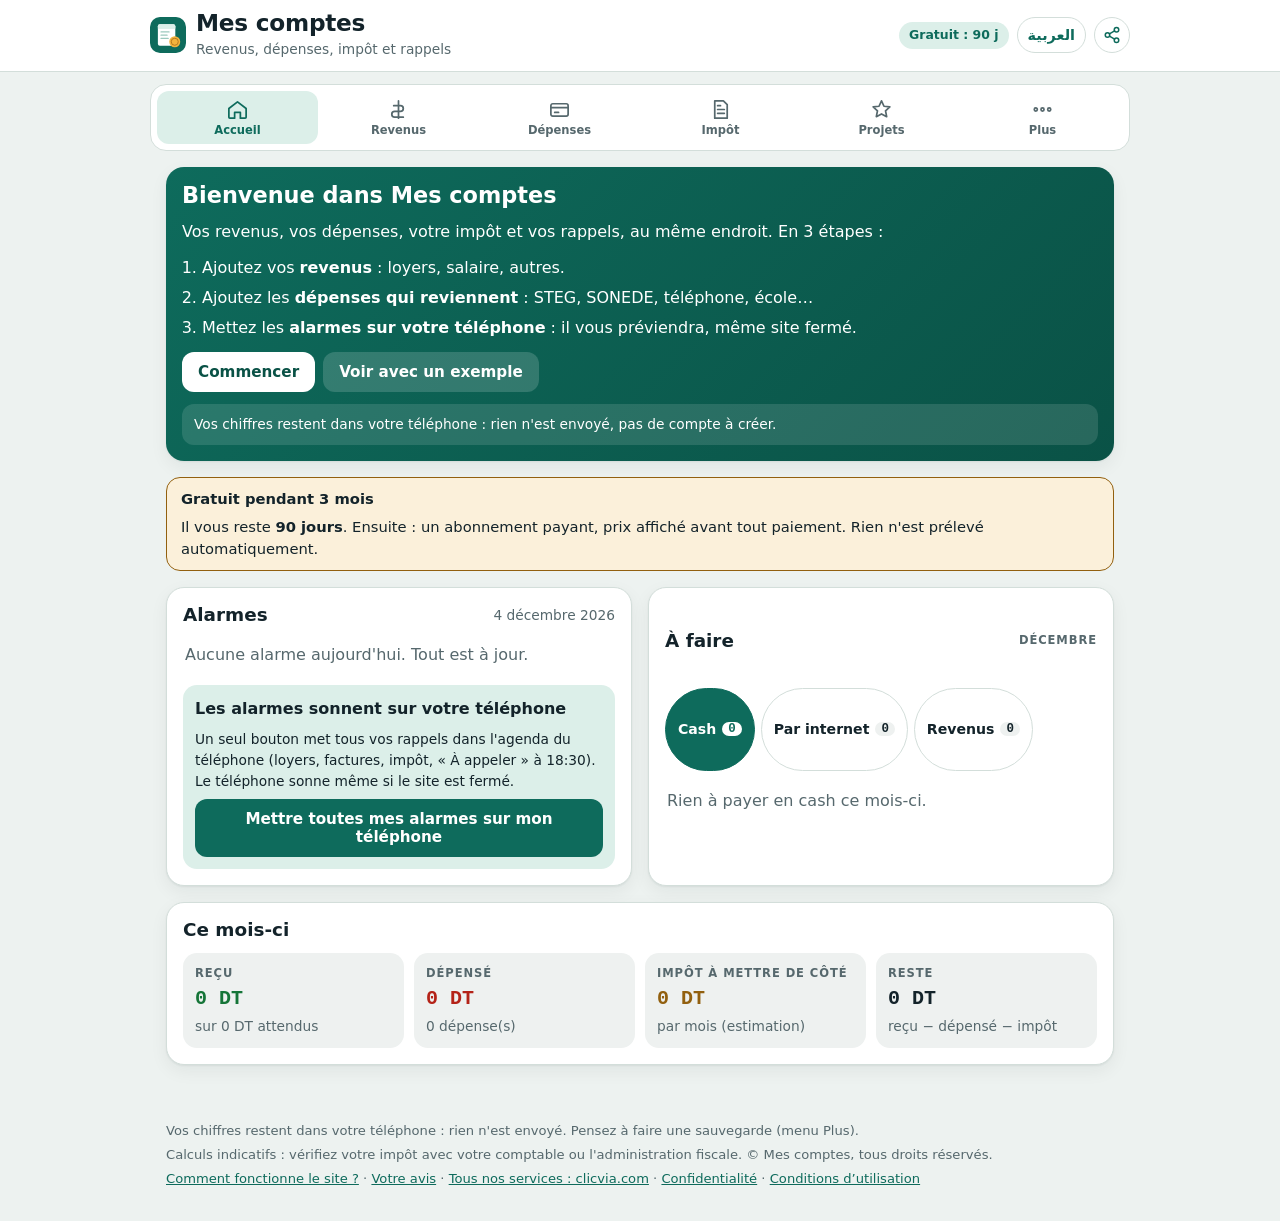
<file: index.html>
<!doctype html>
<html lang="fr" translate="no" data-langue-fixe="fr" data-autre-langue="ar/" data-racine="">
<head>
<meta charset="utf-8">
<meta name="google" content="notranslate">
<meta name="viewport" content="width=device-width, initial-scale=1, viewport-fit=cover">
<title>Mes comptes : revenus, dépenses, impôt et rappels (gratuit 3 mois)</title>
<meta name="description" content="Notez vos loyers, salaire et dépenses (STEG, SONEDE, école, essence…), recevez les rappels sur le téléphone, calculez votre impôt. Gratuit 3 mois.">
<meta name="robots" content="index, follow, noai, noimageai">
<meta name="referrer" content="strict-origin-when-cross-origin">
<meta http-equiv="Content-Security-Policy" content="default-src 'self'; script-src 'self' https://gc.zgo.at; style-src 'self' 'unsafe-inline' https://fonts.googleapis.com; font-src https://fonts.gstatic.com; img-src 'self' data: https://prix-eaux-tunisie.goatcounter.com; connect-src 'self' https://prix-eaux-tunisie.goatcounter.com https://formspree.io; form-action https://formspree.io; object-src 'none'; base-uri 'self'">
<meta name="theme-color" content="#0E6B5C">
<link rel="manifest" href="manifest.webmanifest">
<link rel="icon" href="assets/icons/icon.svg" type="image/svg+xml">
<link rel="apple-touch-icon" href="assets/icons/icon-180.png">
<meta name="apple-mobile-web-app-capable" content="yes">
<meta name="apple-mobile-web-app-title" content="Mes comptes">
<meta property="og:type" content="website">
<meta property="og:title" content="Mes comptes – revenus, dépenses, impôt et rappels">
<meta property="og:description" content="Loyers, salaire, factures STEG et SONEDE, impôt, projets : tout au même endroit, avec les rappels sur votre téléphone. Gratuit 3 mois.">
<meta property="og:url" content="https://comptes.clicvia.com/">
<meta property="og:image" content="https://comptes.clicvia.com/assets/og-image-v1.jpg">
<meta property="og:image:type" content="image/jpeg">
<meta property="og:image:width" content="1200">
<meta property="og:image:height" content="630">
<meta property="og:locale" content="fr_FR">
<meta property="og:locale:alternate" content="ar_AR">
<link rel="canonical" href="https://comptes.clicvia.com/">
<link rel="alternate" hreflang="fr" href="https://comptes.clicvia.com/">
<link rel="alternate" hreflang="ar" href="https://comptes.clicvia.com/ar/">
<link rel="alternate" hreflang="x-default" href="https://comptes.clicvia.com/">
<script type="application/ld+json">{"@context":"https://schema.org","@type":"WebApplication","name":"Mes comptes","url":"https://comptes.clicvia.com/","inLanguage":"fr","applicationCategory":"FinanceApplication","operatingSystem":"Android, iOS, Windows","description":"Revenus, dépenses, factures, impôt et rappels pour la Tunisie. Vos chiffres restent dans votre téléphone.","offers":{"@type":"Offer","price":"0","priceCurrency":"TND","description":"Gratuit 3 mois"},"isPartOf":{"@type":"WebSite","name":"Clicvia","url":"https://clicvia.com/"},"publisher":{"@type":"Organization","@id":"https://clicvia.com/#organisation","name":"Clicvia","url":"https://clicvia.com/","sameAs":["https://www.facebook.com/1327283777142447"]}}</script>
<link rel="preconnect" href="https://fonts.googleapis.com">
<link rel="stylesheet" href="https://fonts.googleapis.com/css2?family=Bricolage+Grotesque:opsz,wght@12..96,700;12..96,800&family=Source+Sans+3:wght@400;600;700&family=IBM+Plex+Mono:wght@500;600&display=swap">
<link rel="stylesheet" href="assets/style.css?v=20261121c">
<script src="assets/protection.js?v=20261121c"></script>
<script defer src="assets/app.js?v=20261121c"></script>
<script data-goatcounter="https://prix-eaux-tunisie.goatcounter.com/count" async src="https://gc.zgo.at/count.js"></script>
</head>
<body>
<header class="entete">
  <div class="entete-in">
    <a class="logo" href="./"><img src="assets/icons/icon.svg" alt="" width="36" height="36"><span><h1>Mes comptes</h1><span class="doux petit">Revenus, dépenses, impôt et rappels</span></span></a>
    <div class="entete-droite">
      <button type="button" class="puce-essai" id="puceEssai">Gratuit 3 mois</button>
      <a class="langue-btn" href="ar/" hreflang="ar" lang="ar" title="اقرأ هذه الصفحة بالعربية"><span class="lb-long">العربية</span><span class="lb-court" aria-hidden="true">ع</span></a>
      <button type="button" class="partager" id="partager" aria-label="Partager ce site" title="Partager"><svg viewBox="0 0 24 24" aria-hidden="true"><circle cx="18" cy="5" r="3"/><circle cx="6" cy="12" r="3"/><circle cx="18" cy="19" r="3"/><path d="M8.6 13.5l6.8 4M15.4 6.5l-6.8 4"/></svg></button>
    </div>
  </div>
</header>

<nav class="onglets" aria-label="Rubriques">
  <button type="button" data-vue="accueil" aria-current="true"><span class="compteur" id="nbAlarmes" hidden></span><svg viewBox="0 0 24 24"><path d="M3 11l9-7 9 7v9a1 1 0 0 1-1 1h-5v-6H9v6H4a1 1 0 0 1-1-1z"/></svg>Accueil</button>
  <button type="button" data-vue="revenus"><svg viewBox="0 0 24 24"><path d="M12 3v18M7 8h7a3 3 0 0 1 0 6H8a3 3 0 0 0 0 6h9"/></svg>Revenus</button>
  <button type="button" data-vue="depenses"><svg viewBox="0 0 24 24"><rect x="3" y="6" width="18" height="13" rx="2"/><path d="M3 10h18M7 15h4"/></svg>Dépenses</button>
  <button type="button" data-vue="impot"><svg viewBox="0 0 24 24"><path d="M6 3h9l4 4v14H6z"/><path d="M9 12h7M9 16h7M9 8h3"/></svg>Impôt</button>
  <button type="button" data-vue="projets"><svg viewBox="0 0 24 24"><path d="M12 3l2.6 5.6 6.1.7-4.5 4.2 1.2 6L12 16.6 6.6 19.5l1.2-6L3.3 9.3l6.1-.7z"/></svg>Projets</button>
  <button type="button" data-vue="plus"><svg viewBox="0 0 24 24"><circle cx="5" cy="12" r="1.6"/><circle cx="12" cy="12" r="1.6"/><circle cx="19" cy="12" r="1.6"/></svg>Plus</button>
</nav>

<main class="page" id="page">
  <noscript><p class="note">Activez JavaScript pour utiliser Mes comptes.</p></noscript>
  <section class="vue" id="vue-accueil" aria-label="Accueil">
    <div class="bloc presentation-statique">
      <h2>Vos comptes de la maison, simplement, sur votre téléphone</h2>
      <p>Mes comptes est un carnet de comptes gratuit pendant 3 mois, pensé pour les familles et les propriétaires en Tunisie. Vous y notez vos revenus et vos dépenses, et le site vous rappelle à temps ce qu’il faut payer ou encaisser.</p>
      <ul>
        <li><b>Revenus</b> : loyers de vos locataires, salaire et autres revenus, payés en espèces ou par virement, mois par mois.</li>
        <li><b>Dépenses</b> : factures STEG et SONEDE, école, essence, crédit… une fois ou chaque mois, avec un jour de rappel.</li>
        <li><b>Rappels sur le téléphone</b> : toutes vos échéances s’ajoutent à l’agenda de votre téléphone (Google Agenda ou fichier agenda), pour que l’alarme sonne vraiment.</li>
        <li><b>Impôt</b> : les dates limites de déclaration et un calcul indicatif de l’impôt sur le revenu (barème 2026), à vérifier avec votre comptable.</li>
        <li><b>Projets</b> : vos dépenses à venir (travaux, rentrée, voiture) et ce qu’il vous reste chaque mois pour les réaliser.</li>
        <li><b>Partager une facture STEG ou SONEDE</b> entre locataires d’après les index des compteurs.</li>
      </ul>
      <p>Vos chiffres restent dans votre téléphone : rien n’est envoyé, sans compte ni inscription. Vous pouvez faire une sauvegarde ou exporter vos comptes vers Excel. Essayez avec l’exemple pour voir le site rempli.</p>
    </div>
  </section>
  <section class="vue" id="vue-revenus" aria-label="Revenus" hidden></section>
  <section class="vue" id="vue-depenses" aria-label="Dépenses" hidden></section>
  <section class="vue" id="vue-impot" aria-label="Impôt" hidden></section>
  <section class="vue" id="vue-projets" aria-label="Projets" hidden></section>
  <section class="vue" id="vue-plus" aria-label="Plus" hidden></section>
</main>

<footer class="pied">
  <span>Vos chiffres restent dans votre téléphone : rien n'est envoyé. Pensez à faire une sauvegarde (menu Plus).</span>
  <span>Calculs indicatifs : vérifiez votre impôt avec votre comptable ou l'administration fiscale. © Mes comptes, tous droits réservés.</span>
  <span><a href="a-propos/">Comment fonctionne le site ?</a> · <a href="#avis">Votre avis</a> · <a href="https://clicvia.com/" rel="noopener">Tous nos services : clicvia.com</a> · <a href="https://clicvia.com/confidentialite/" rel="noopener">Confidentialité</a> · <a href="https://clicvia.com/conditions/" rel="noopener">Conditions d’utilisation</a></span>
</footer>
<p class="toast" id="toast" role="status" hidden></p>
</body>
</html>
</file>
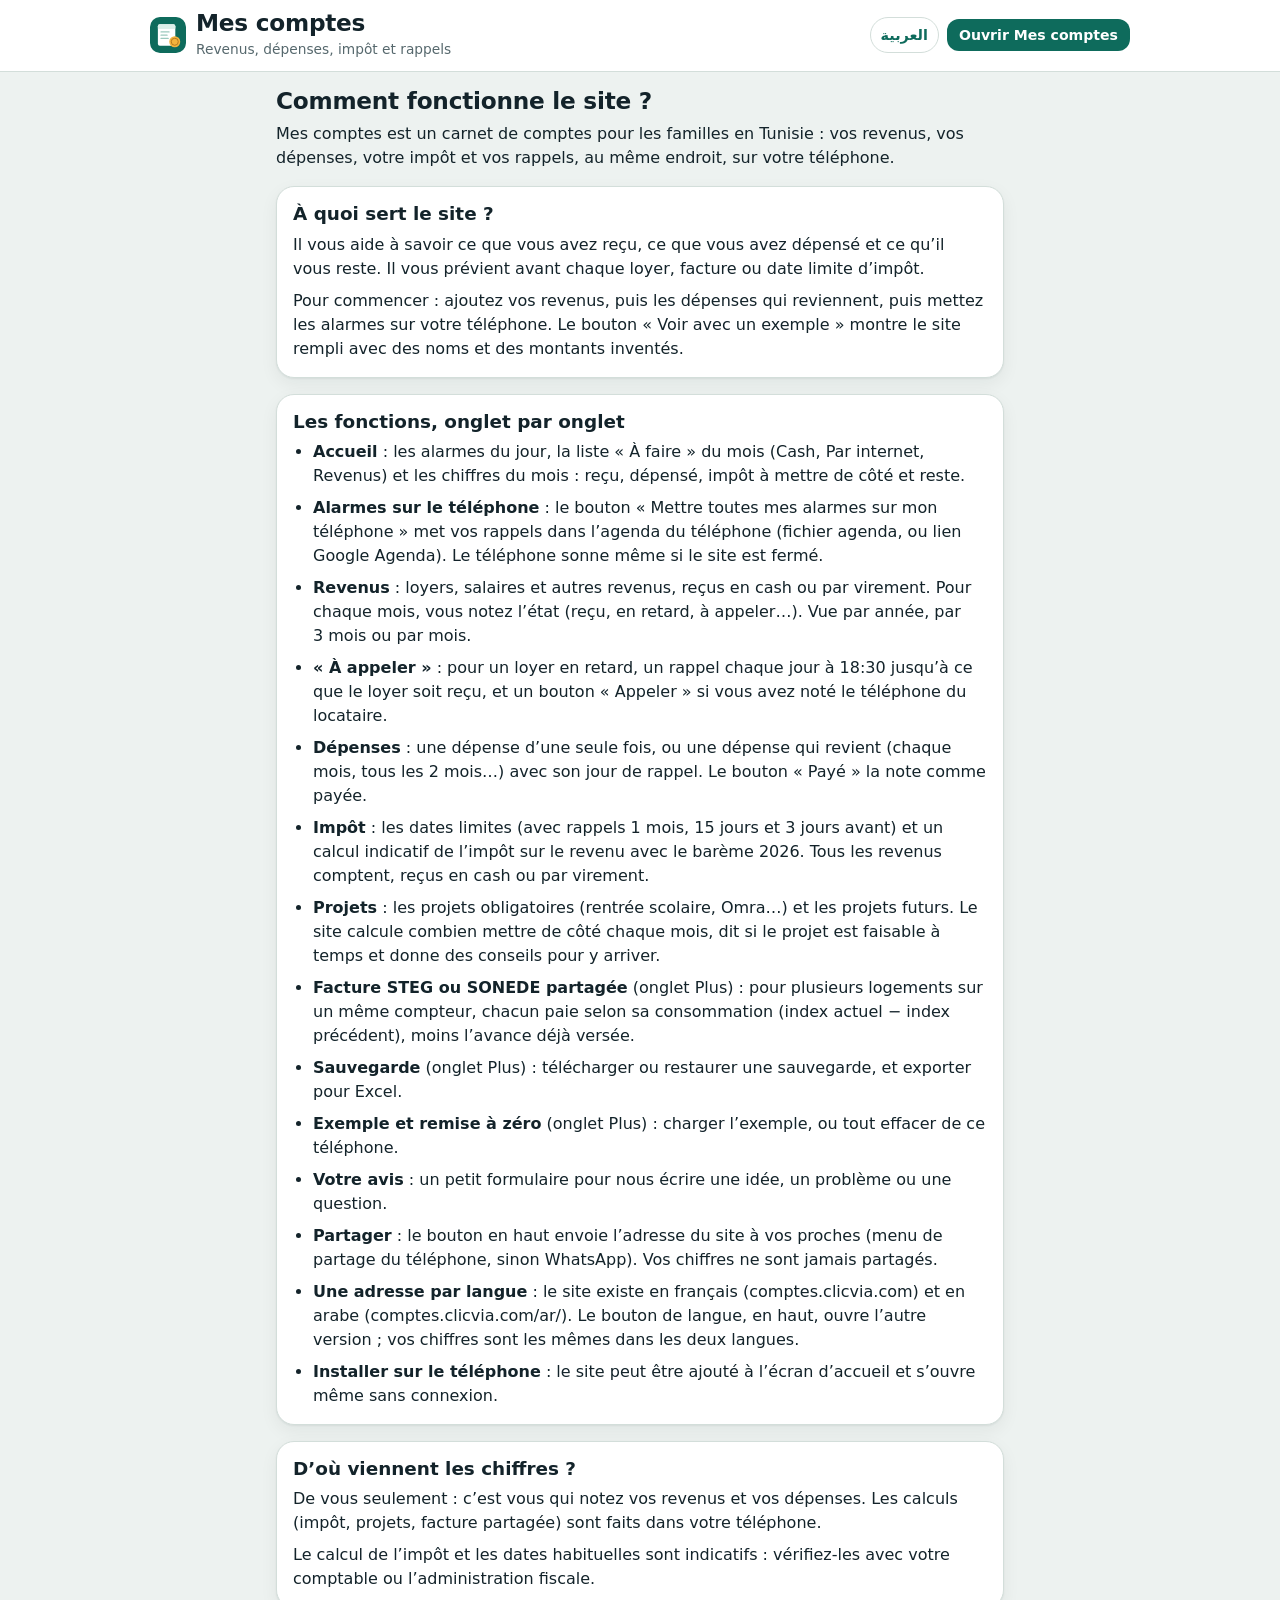
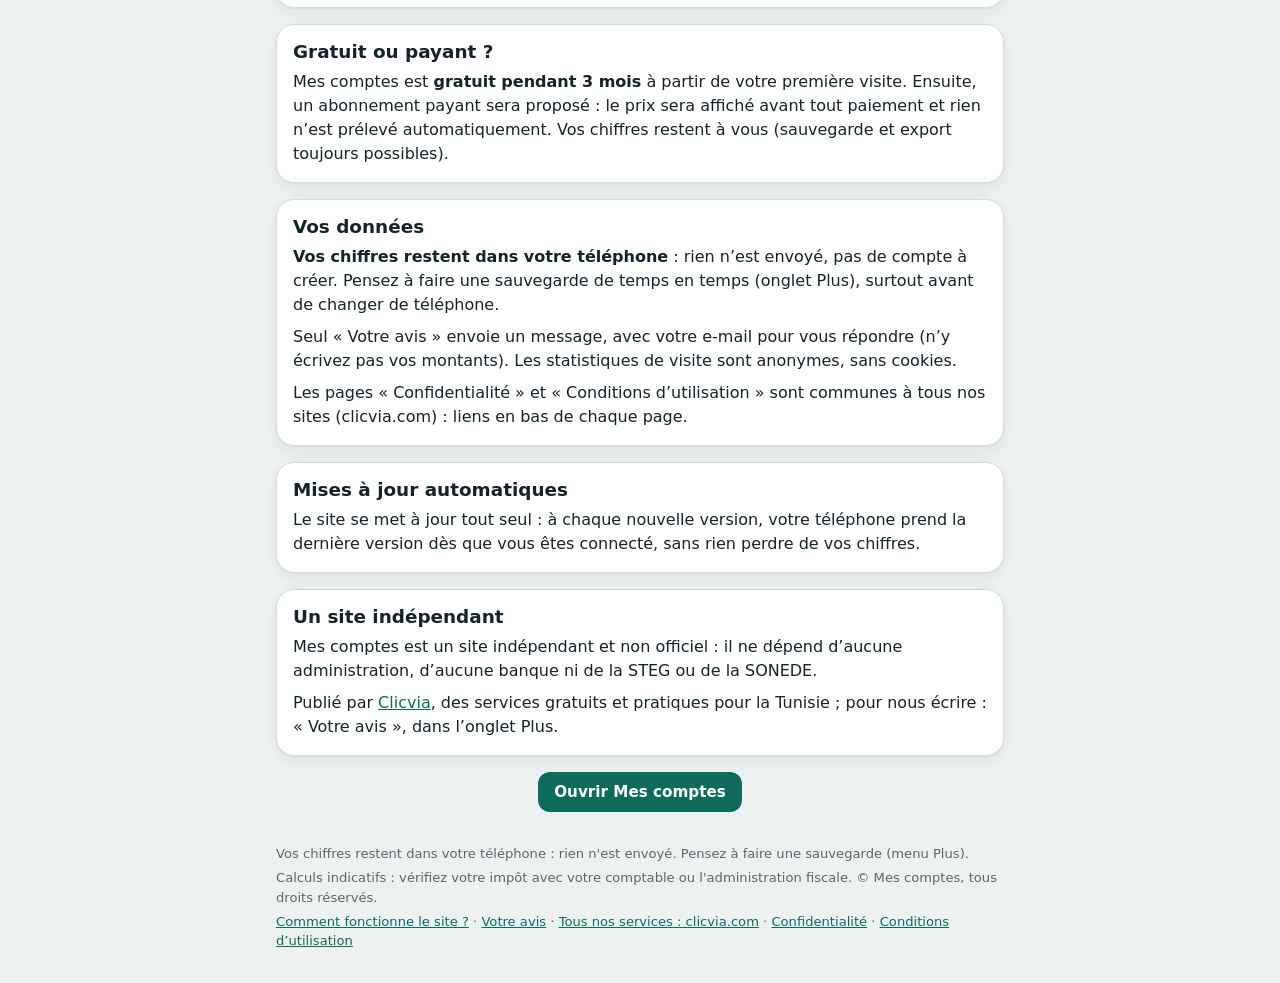
<file: a-propos/index.html>
<!doctype html>
<html lang="fr" translate="no" data-langue-fixe="fr" data-autre-langue="../ar/a-propos/" data-racine="../">
<head>
<meta charset="utf-8">
<meta name="google" content="notranslate">
<meta name="viewport" content="width=device-width, initial-scale=1, viewport-fit=cover">
<title>Comment fonctionne le site ? – Mes comptes</title>
<meta name="description" content="Comment fonctionne Mes comptes : revenus, dépenses, impôt, projets, facture STEG ou SONEDE partagée, alarmes sur le téléphone. Gratuit 3 mois.">
<meta name="robots" content="index, follow, noai, noimageai">
<meta name="referrer" content="strict-origin-when-cross-origin">
<meta http-equiv="Content-Security-Policy" content="default-src 'self'; script-src 'self' https://gc.zgo.at; style-src 'self' 'unsafe-inline' https://fonts.googleapis.com; font-src https://fonts.gstatic.com; img-src 'self' data: https://prix-eaux-tunisie.goatcounter.com; connect-src 'self' https://prix-eaux-tunisie.goatcounter.com; object-src 'none'; base-uri 'self'; form-action 'none'">
<meta name="theme-color" content="#0E6B5C">
<link rel="icon" href="../assets/icons/icon.svg" type="image/svg+xml">
<link rel="apple-touch-icon" href="../assets/icons/icon-180.png">
<meta property="og:type" content="website">
<meta property="og:title" content="Comment fonctionne le site ? – Mes comptes">
<meta property="og:description" content="Revenus, dépenses, impôt, projets et alarmes sur votre téléphone. Gratuit 3 mois. Vos chiffres restent dans votre téléphone.">
<meta property="og:url" content="https://comptes.clicvia.com/a-propos/">
<meta property="og:locale" content="fr_FR">
<meta property="og:locale:alternate" content="ar_AR">
<meta property="og:image" content="https://comptes.clicvia.com/assets/og-image-v1.jpg">
<meta property="og:image:type" content="image/jpeg">
<meta property="og:image:width" content="1200">
<meta property="og:image:height" content="630">
<link rel="canonical" href="https://comptes.clicvia.com/a-propos/">
<link rel="alternate" hreflang="fr" href="https://comptes.clicvia.com/a-propos/">
<link rel="alternate" hreflang="ar" href="https://comptes.clicvia.com/ar/a-propos/">
<link rel="alternate" hreflang="x-default" href="https://comptes.clicvia.com/a-propos/">
<script type="application/ld+json">{"@context":"https://schema.org","@type":"AboutPage","name":"Comment fonctionne le site ?","url":"https://comptes.clicvia.com/a-propos/","inLanguage":"fr","isPartOf":{"@type":"WebSite","name":"Mes comptes","url":"https://comptes.clicvia.com/"}}</script>
<link rel="preconnect" href="https://fonts.googleapis.com">
<link rel="stylesheet" href="https://fonts.googleapis.com/css2?family=Bricolage+Grotesque:opsz,wght@12..96,700;12..96,800&family=Source+Sans+3:wght@400;600;700&family=IBM+Plex+Mono:wght@500;600&display=swap">
<link rel="stylesheet" href="../assets/style.css?v=20261121c">
<script src="../assets/protection.js?v=20261121c"></script>
<script data-goatcounter="https://prix-eaux-tunisie.goatcounter.com/count" async src="https://gc.zgo.at/count.js"></script>
</head>
<body>
<header class="entete">
  <div class="entete-in">
    <a class="logo" href="../"><img src="../assets/icons/icon.svg" alt="" width="36" height="36"><span><span class="nom-site">Mes comptes</span><span class="doux petit">Revenus, dépenses, impôt et rappels</span></span></a>
    <div class="entete-droite"><a class="langue-btn" href="../ar/a-propos/" hreflang="ar" lang="ar" title="اقرأ هذه الصفحة بالعربية"><span class="lb-long">العربية</span><span class="lb-court" aria-hidden="true">ع</span></a><a class="btn btn-ouvrir" href="../">Ouvrir Mes comptes</a></div>
  </div>
</header>

<main class="page page-ap">
  <div class="ap-tete">
    <h1>Comment fonctionne le site&nbsp;?</h1>
    <p>Mes comptes est un carnet de comptes pour les familles en Tunisie : vos revenus, vos dépenses, votre impôt et vos rappels, au même endroit, sur votre téléphone.</p>
  </div>

  <section class="bloc">
    <h2>À quoi sert le site&nbsp;?</h2>
    <p>Il vous aide à savoir ce que vous avez reçu, ce que vous avez dépensé et ce qu’il vous reste. Il vous prévient avant chaque loyer, facture ou date limite d’impôt.</p>
    <p>Pour commencer : ajoutez vos revenus, puis les dépenses qui reviennent, puis mettez les alarmes sur votre téléphone. Le bouton «&nbsp;Voir avec un exemple&nbsp;» montre le site rempli avec des noms et des montants inventés.</p>
  </section>

  <section class="bloc">
    <h2>Les fonctions, onglet par onglet</h2>
    <ul class="ap-liste">
      <li><b>Accueil</b> : les alarmes du jour, la liste «&nbsp;À faire&nbsp;» du mois (Cash, Par internet, Revenus) et les chiffres du mois : reçu, dépensé, impôt à mettre de côté et reste.</li>
      <li><b>Alarmes sur le téléphone</b> : le bouton «&nbsp;Mettre toutes mes alarmes sur mon téléphone&nbsp;» met vos rappels dans l’agenda du téléphone (fichier agenda, ou lien Google Agenda). Le téléphone sonne même si le site est fermé.</li>
      <li><b>Revenus</b> : loyers, salaires et autres revenus, reçus en cash ou par virement. Pour chaque mois, vous notez l’état (reçu, en retard, à appeler…). Vue par année, par 3&nbsp;mois ou par mois.</li>
      <li><b>«&nbsp;À appeler&nbsp;»</b> : pour un loyer en retard, un rappel chaque jour à 18:30 jusqu’à ce que le loyer soit reçu, et un bouton «&nbsp;Appeler&nbsp;» si vous avez noté le téléphone du locataire.</li>
      <li><b>Dépenses</b> : une dépense d’une seule fois, ou une dépense qui revient (chaque mois, tous les 2&nbsp;mois…) avec son jour de rappel. Le bouton «&nbsp;Payé&nbsp;» la note comme payée.</li>
      <li><b>Impôt</b> : les dates limites (avec rappels 1&nbsp;mois, 15&nbsp;jours et 3&nbsp;jours avant) et un calcul indicatif de l’impôt sur le revenu avec le barème&nbsp;2026. Tous les revenus comptent, reçus en cash ou par virement.</li>
      <li><b>Projets</b> : les projets obligatoires (rentrée scolaire, Omra…) et les projets futurs. Le site calcule combien mettre de côté chaque mois, dit si le projet est faisable à temps et donne des conseils pour y arriver.</li>
      <li><b>Facture STEG ou SONEDE partagée</b> (onglet Plus) : pour plusieurs logements sur un même compteur, chacun paie selon sa consommation (index actuel − index précédent), moins l’avance déjà versée.</li>
      <li><b>Sauvegarde</b> (onglet Plus) : télécharger ou restaurer une sauvegarde, et exporter pour Excel.</li>
      <li><b>Exemple et remise à zéro</b> (onglet Plus) : charger l’exemple, ou tout effacer de ce téléphone.</li>
      <li><b>Votre avis</b> : un petit formulaire pour nous écrire une idée, un problème ou une question.</li>
      <li><b>Partager</b> : le bouton en haut envoie l’adresse du site à vos proches (menu de partage du téléphone, sinon WhatsApp). Vos chiffres ne sont jamais partagés.</li>
      <li><b>Une adresse par langue</b> : le site existe en français (comptes.clicvia.com) et en arabe (comptes.clicvia.com/ar/). Le bouton de langue, en haut, ouvre l’autre version ; vos chiffres sont les mêmes dans les deux langues.</li>
      <li><b>Installer sur le téléphone</b> : le site peut être ajouté à l’écran d’accueil et s’ouvre même sans connexion.</li>
    </ul>
  </section>

  <section class="bloc">
    <h2>D’où viennent les chiffres&nbsp;?</h2>
    <p>De vous seulement : c’est vous qui notez vos revenus et vos dépenses. Les calculs (impôt, projets, facture partagée) sont faits dans votre téléphone.</p>
    <p>Le calcul de l’impôt et les dates habituelles sont indicatifs : vérifiez-les avec votre comptable ou l’administration fiscale.</p>
  </section>

  <section class="bloc">
    <h2>Gratuit ou payant&nbsp;?</h2>
    <p>Mes comptes est <b>gratuit pendant 3&nbsp;mois</b> à partir de votre première visite. Ensuite, un abonnement payant sera proposé : le prix sera affiché avant tout paiement et rien n’est prélevé automatiquement. Vos chiffres restent à vous (sauvegarde et export toujours possibles).</p>
  </section>

  <section class="bloc">
    <h2>Vos données</h2>
    <p><b>Vos chiffres restent dans votre téléphone</b> : rien n’est envoyé, pas de compte à créer. Pensez à faire une sauvegarde de temps en temps (onglet Plus), surtout avant de changer de téléphone.</p>
    <p>Seul «&nbsp;Votre avis&nbsp;» envoie un message, avec votre e-mail pour vous répondre (n’y écrivez pas vos montants). Les statistiques de visite sont anonymes, sans cookies.</p>
    <p>Les pages «&nbsp;Confidentialité&nbsp;» et «&nbsp;Conditions d’utilisation&nbsp;» sont communes à tous nos sites (clicvia.com)&nbsp;: liens en bas de chaque page.</p>
  </section>

  <section class="bloc">
    <h2>Mises à jour automatiques</h2>
    <p>Le site se met à jour tout seul : à chaque nouvelle version, votre téléphone prend la dernière version dès que vous êtes connecté, sans rien perdre de vos chiffres.</p>
  </section>

  <section class="bloc">
    <h2>Un site indépendant</h2>
    <p>Mes comptes est un site indépendant et non officiel : il ne dépend d’aucune administration, d’aucune banque ni de la STEG ou de la SONEDE.</p>
    <p>Publié par <a href="https://clicvia.com/" rel="noopener">Clicvia</a>, des services gratuits et pratiques pour la Tunisie ; pour nous écrire : « Votre avis », dans l’onglet Plus.</p>
  </section>

  <p class="ap-retour"><a class="btn" href="../">Ouvrir Mes comptes</a></p>
</main>

<footer class="pied pied-ap">
  <span>Vos chiffres restent dans votre téléphone : rien n'est envoyé. Pensez à faire une sauvegarde (menu Plus).</span>
  <span>Calculs indicatifs : vérifiez votre impôt avec votre comptable ou l'administration fiscale. © Mes comptes, tous droits réservés.</span>
  <span><a href="../a-propos/">Comment fonctionne le site ?</a> · <a href="../#avis">Votre avis</a> · <a href="https://clicvia.com/" rel="noopener">Tous nos services : clicvia.com</a> · <a href="https://clicvia.com/confidentialite/" rel="noopener">Confidentialité</a> · <a href="https://clicvia.com/conditions/" rel="noopener">Conditions d’utilisation</a></span>
</footer>
</body>
</html>
</file>
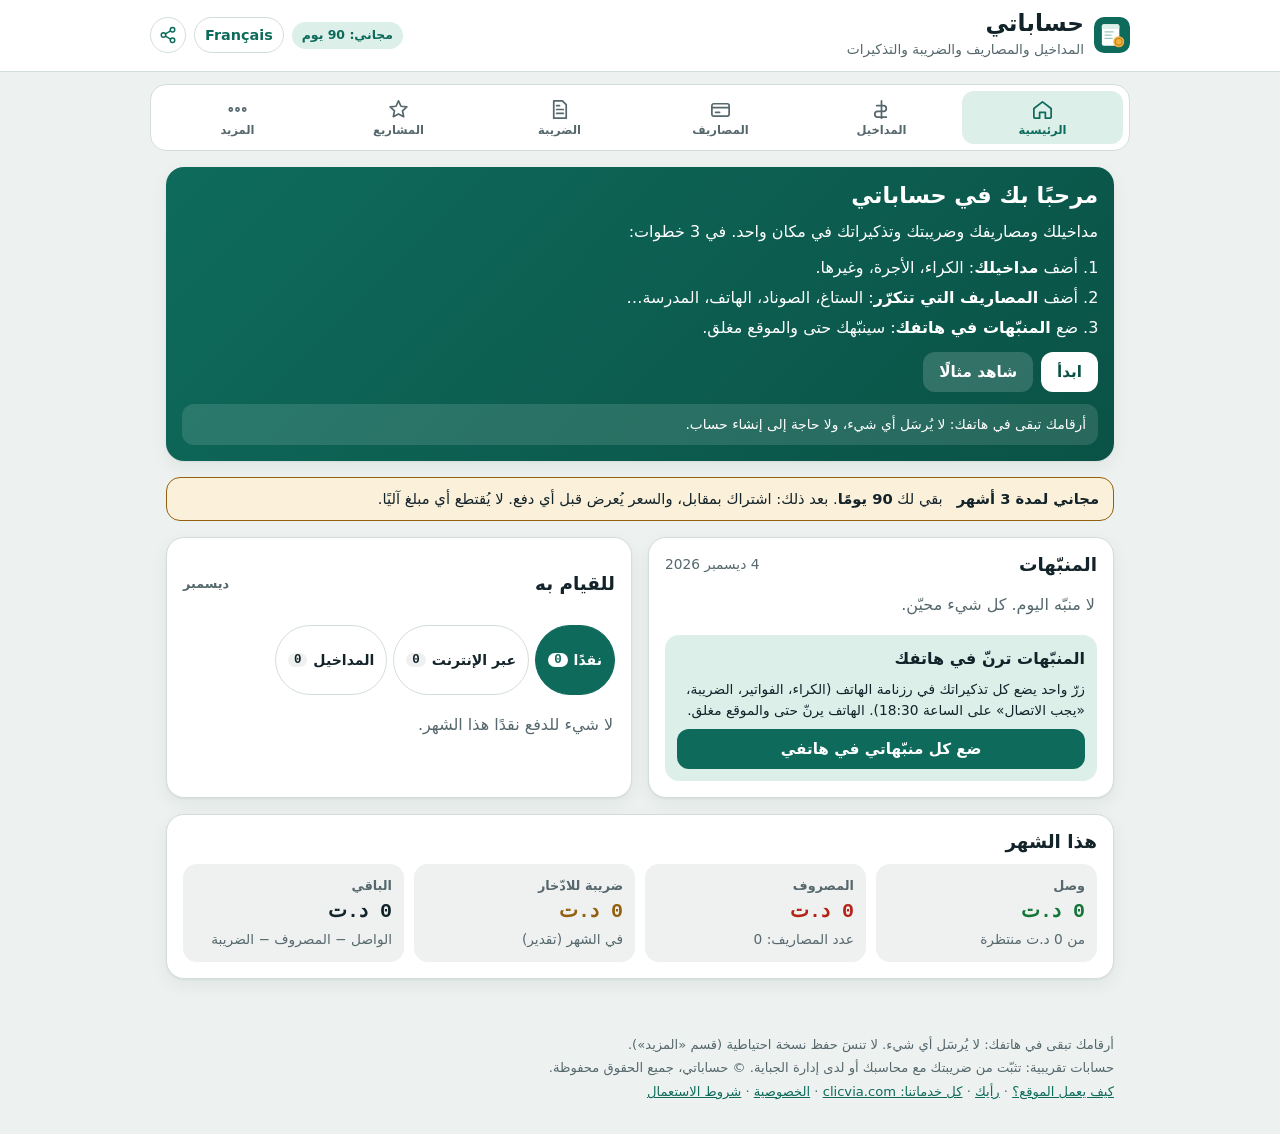
<file: ar/index.html>
<!doctype html>
<html lang="ar" dir="rtl" translate="no" data-langue-fixe="ar" data-autre-langue="../" data-racine="../">
<head>
<meta charset="utf-8">
<meta name="google" content="notranslate">
<meta name="viewport" content="width=device-width, initial-scale=1, viewport-fit=cover">
<title>حساباتي: المداخيل والمصاريف والضريبة والتذكيرات (مجاني 3 أشهر)</title>
<meta name="description" content="سجّل الكراء والأجرة والمصاريف (الستاغ، الصوناد، المدرسة، البنزين…)، واستقبل التذكيرات على هاتفك، واحسب ضريبتك. مجاني لمدة 3 أشهر.">
<meta name="robots" content="index, follow, noai, noimageai">
<meta name="referrer" content="strict-origin-when-cross-origin">
<meta http-equiv="Content-Security-Policy" content="default-src 'self'; script-src 'self' https://gc.zgo.at; style-src 'self' 'unsafe-inline' https://fonts.googleapis.com; font-src https://fonts.gstatic.com; img-src 'self' data: https://prix-eaux-tunisie.goatcounter.com; connect-src 'self' https://prix-eaux-tunisie.goatcounter.com https://formspree.io; form-action https://formspree.io; object-src 'none'; base-uri 'self'">
<meta name="theme-color" content="#0E6B5C">
<link rel="manifest" href="manifest.webmanifest">
<link rel="icon" href="../assets/icons/icon.svg" type="image/svg+xml">
<link rel="apple-touch-icon" href="../assets/icons/icon-180.png">
<meta name="apple-mobile-web-app-capable" content="yes">
<meta name="apple-mobile-web-app-title" content="حساباتي">
<meta property="og:type" content="website">
<meta property="og:title" content="حساباتي – المداخيل والمصاريف والضريبة والتذكيرات">
<meta property="og:description" content="الكراء، الأجرة، فواتير الستاغ والصوناد، الضريبة، المشاريع: كل شيء في مكان واحد، مع التذكيرات على هاتفك. مجاني لمدة 3 أشهر.">
<meta property="og:url" content="https://comptes.clicvia.com/ar/">
<meta property="og:image" content="https://comptes.clicvia.com/assets/og-image-v1.jpg">
<meta property="og:image:type" content="image/jpeg">
<meta property="og:image:width" content="1200">
<meta property="og:image:height" content="630">
<meta property="og:locale" content="ar_AR">
<meta property="og:locale:alternate" content="fr_FR">
<link rel="canonical" href="https://comptes.clicvia.com/ar/">
<link rel="alternate" hreflang="fr" href="https://comptes.clicvia.com/">
<link rel="alternate" hreflang="ar" href="https://comptes.clicvia.com/ar/">
<link rel="alternate" hreflang="x-default" href="https://comptes.clicvia.com/">
<script type="application/ld+json">{"@context":"https://schema.org","@type":"WebApplication","name":"حساباتي","url":"https://comptes.clicvia.com/ar/","inLanguage":"ar","applicationCategory":"FinanceApplication","operatingSystem":"Android, iOS, Windows","description":"المداخيل والمصاريف والفواتير والضريبة والتذكيرات في تونس. أرقامك تبقى في هاتفك.","offers":{"@type":"Offer","price":"0","priceCurrency":"TND","description":"مجاني لمدة 3 أشهر"},"isPartOf":{"@type":"WebSite","name":"Clicvia","url":"https://clicvia.com/"},"publisher":{"@type":"Organization","@id":"https://clicvia.com/#organisation","name":"Clicvia","url":"https://clicvia.com/","sameAs":["https://www.facebook.com/1327283777142447"]}}</script>
<link rel="preconnect" href="https://fonts.googleapis.com">
<link rel="stylesheet" href="https://fonts.googleapis.com/css2?family=Bricolage+Grotesque:opsz,wght@12..96,700;12..96,800&family=Source+Sans+3:wght@400;600;700&family=IBM+Plex+Mono:wght@500;600&family=Noto+Sans+Arabic:wght@400;600;700;800&display=swap">
<link rel="stylesheet" href="../assets/style.css?v=20261121c">
<script src="../assets/protection.js?v=20261121c"></script>
<script defer src="../assets/app.js?v=20261121c"></script>
<script data-goatcounter="https://prix-eaux-tunisie.goatcounter.com/count" async src="https://gc.zgo.at/count.js"></script>
</head>
<body>
<header class="entete">
  <div class="entete-in">
    <a class="logo" href="./"><img src="../assets/icons/icon.svg" alt="" width="36" height="36"><span><h1>حساباتي</h1><span class="doux petit">المداخيل والمصاريف والضريبة والتذكيرات</span></span></a>
    <div class="entete-droite">
      <button type="button" class="puce-essai" id="puceEssai">مجاني 3 أشهر</button>
      <a class="langue-btn" href="../" hreflang="fr" lang="fr" title="Lire cette page en français"><span class="lb-long">Français</span><span class="lb-court" aria-hidden="true">Fr</span></a>
      <button type="button" class="partager" id="partager" aria-label="شارك هذا الموقع" title="مشاركة"><svg viewBox="0 0 24 24" aria-hidden="true"><circle cx="18" cy="5" r="3"/><circle cx="6" cy="12" r="3"/><circle cx="18" cy="19" r="3"/><path d="M8.6 13.5l6.8 4M15.4 6.5l-6.8 4"/></svg></button>
    </div>
  </div>
</header>

<nav class="onglets" aria-label="الأقسام">
  <button type="button" data-vue="accueil" aria-current="true"><span class="compteur" id="nbAlarmes" hidden></span><svg viewBox="0 0 24 24"><path d="M3 11l9-7 9 7v9a1 1 0 0 1-1 1h-5v-6H9v6H4a1 1 0 0 1-1-1z"/></svg>الرئيسية</button>
  <button type="button" data-vue="revenus"><svg viewBox="0 0 24 24"><path d="M12 3v18M7 8h7a3 3 0 0 1 0 6H8a3 3 0 0 0 0 6h9"/></svg>المداخيل</button>
  <button type="button" data-vue="depenses"><svg viewBox="0 0 24 24"><rect x="3" y="6" width="18" height="13" rx="2"/><path d="M3 10h18M7 15h4"/></svg>المصاريف</button>
  <button type="button" data-vue="impot"><svg viewBox="0 0 24 24"><path d="M6 3h9l4 4v14H6z"/><path d="M9 12h7M9 16h7M9 8h3"/></svg>الضريبة</button>
  <button type="button" data-vue="projets"><svg viewBox="0 0 24 24"><path d="M12 3l2.6 5.6 6.1.7-4.5 4.2 1.2 6L12 16.6 6.6 19.5l1.2-6L3.3 9.3l6.1-.7z"/></svg>المشاريع</button>
  <button type="button" data-vue="plus"><svg viewBox="0 0 24 24"><circle cx="5" cy="12" r="1.6"/><circle cx="12" cy="12" r="1.6"/><circle cx="19" cy="12" r="1.6"/></svg>المزيد</button>
</nav>

<main class="page" id="page">
  <noscript><p class="note">فعّل JavaScript لاستعمال حساباتي.</p></noscript>
  <section class="vue" id="vue-accueil" aria-label="الرئيسية">
    <div class="bloc presentation-statique">
      <h2>حسابات بيتك، ببساطة، على هاتفك</h2>
      <p>حساباتي دفتر حسابات مجاني لمدة 3 أشهر، مصمَّم للعائلات وأصحاب العقارات في تونس. تسجّل فيه مداخيلك ومصاريفك، ويذكّرك الموقع في الوقت المناسب بما يجب دفعه أو قبضه.</p>
      <ul>
        <li><b>المداخيل</b>: كراء المتسوّغين، الأجرة ومداخيل أخرى، نقدًا أو بالتحويل، شهرًا بشهر.</li>
        <li><b>المصاريف</b>: فواتير الستاغ والصوناد، المدرسة، البنزين، القرض… مرة واحدة أو كل شهر، مع يوم للتذكير.</li>
        <li><b>تذكيرات على الهاتف</b>: كل مواعيدك تُضاف إلى رزنامة هاتفك (رزنامة غوغل أو ملف رزنامة)، حتى يرنّ المنبّه فعلًا.</li>
        <li><b>الضريبة</b>: آجال التصريح وحساب تقريبي للضريبة على الدخل (جدول 2026)، يُراجَع مع محاسبك.</li>
        <li><b>المشاريع</b>: مصاريفك القادمة (أشغال، العودة المدرسية، سيارة) وما يبقى لك كل شهر لإنجازها.</li>
        <li><b>تقسيم فاتورة الستاغ أو الصوناد</b> بين المتسوّغين حسب أرقام العدّادات.</li>
      </ul>
      <p>أرقامك تبقى في هاتفك: لا شيء يُرسَل، دون حساب ولا تسجيل. يمكنك حفظ نسخة أو تصدير حساباتك إلى Excel. جرّب المثال لترى الموقع ممتلئًا.</p>
    </div>
  </section>
  <section class="vue" id="vue-revenus" aria-label="المداخيل" hidden></section>
  <section class="vue" id="vue-depenses" aria-label="المصاريف" hidden></section>
  <section class="vue" id="vue-impot" aria-label="الضريبة" hidden></section>
  <section class="vue" id="vue-projets" aria-label="المشاريع" hidden></section>
  <section class="vue" id="vue-plus" aria-label="المزيد" hidden></section>
</main>

<footer class="pied">
  <span>أرقامك تبقى في هاتفك: لا يُرسَل أي شيء. لا تنسَ حفظ نسخة احتياطية (قسم «المزيد»).</span>
  <span>حسابات تقريبية: تثبّت من ضريبتك مع محاسبك أو لدى إدارة الجباية. © حساباتي، جميع الحقوق محفوظة.</span>
  <span><a href="a-propos/">كيف يعمل الموقع؟</a> · <a href="#avis">رأيك</a> · <a href="https://clicvia.com/" rel="noopener">كل خدماتنا: clicvia.com</a> · <a href="https://clicvia.com/ar/confidentialite/" rel="noopener">الخصوصية</a> · <a href="https://clicvia.com/ar/conditions/" rel="noopener">شروط الاستعمال</a></span>
</footer>
<p class="toast" id="toast" role="status" hidden></p>
</body>
</html>
</file>
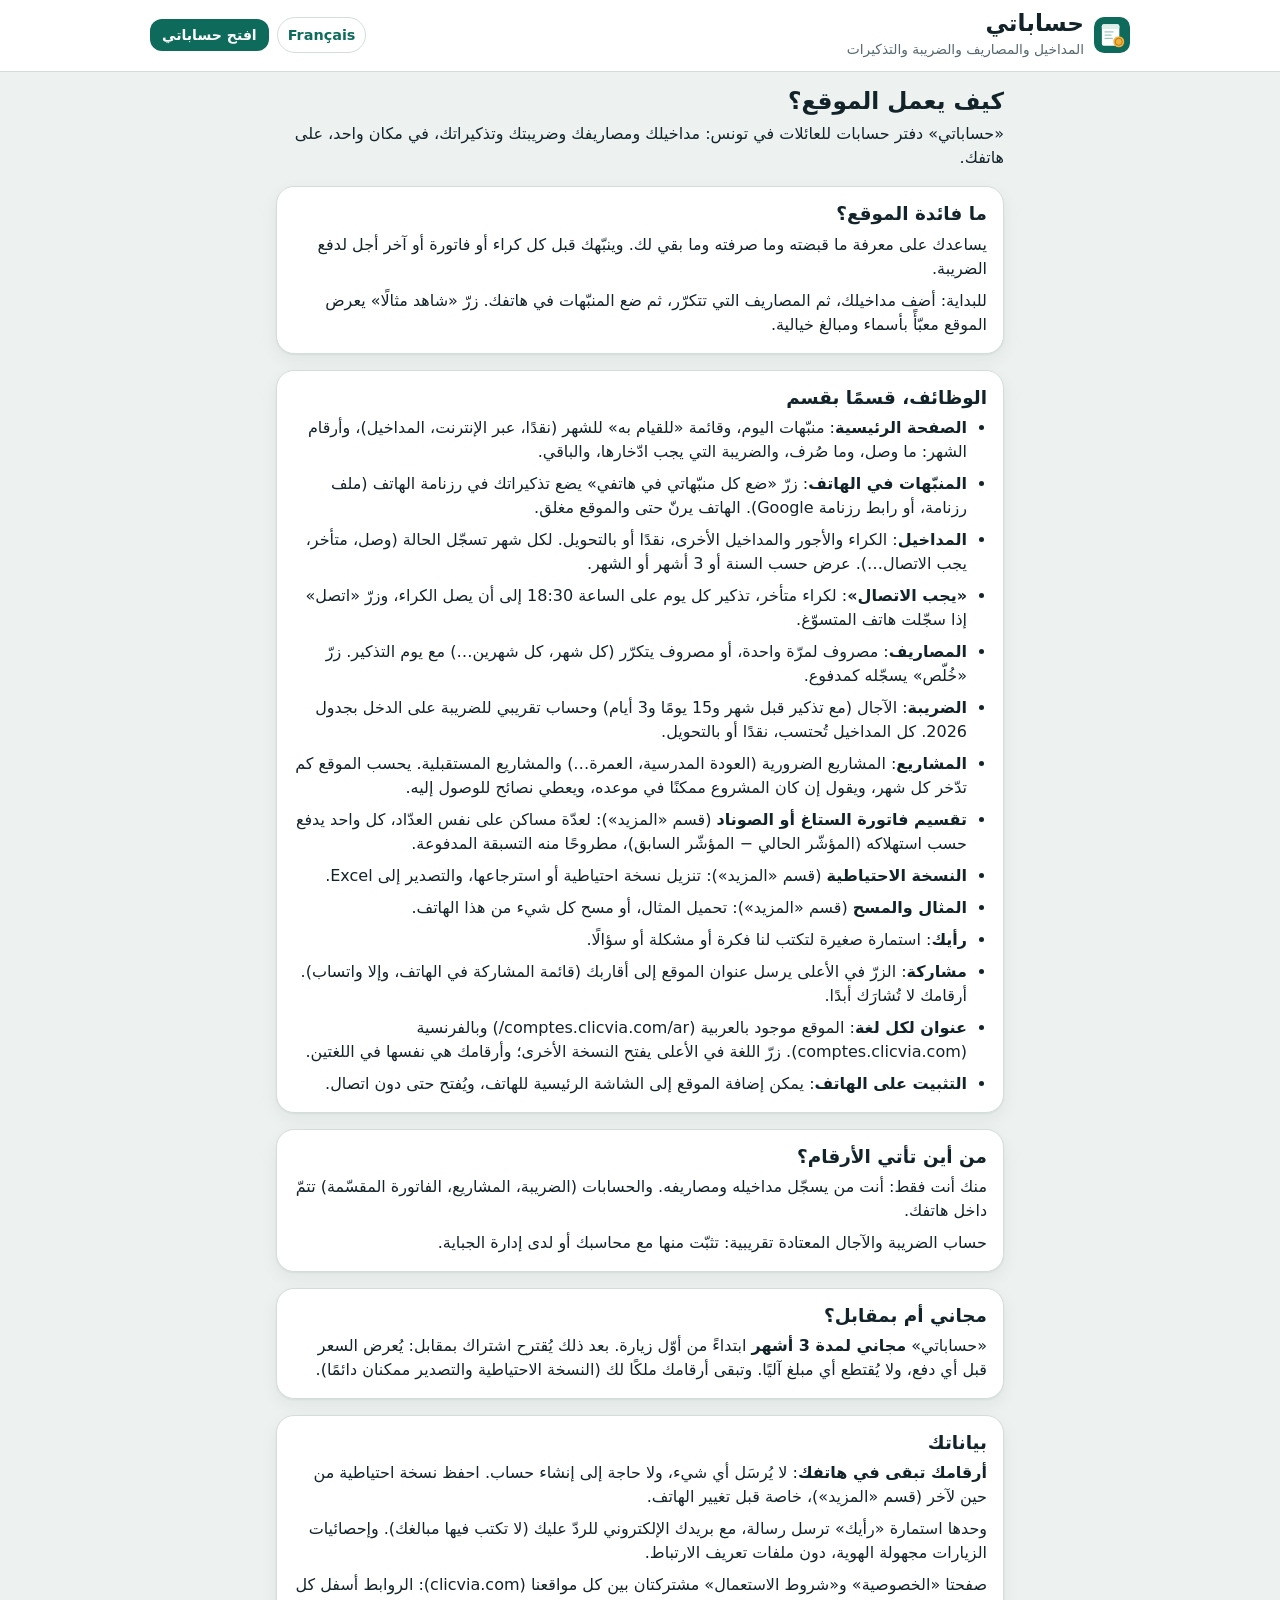
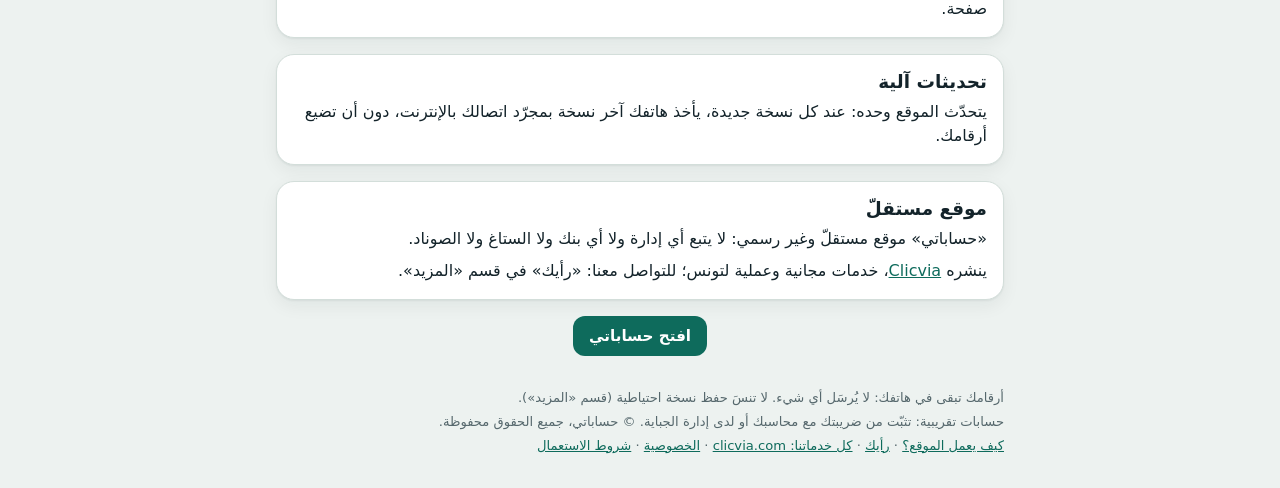
<file: ar/a-propos/index.html>
<!doctype html>
<html lang="ar" dir="rtl" translate="no" data-langue-fixe="ar" data-autre-langue="../../a-propos/" data-racine="../../">
<head>
<meta charset="utf-8">
<meta name="google" content="notranslate">
<meta name="viewport" content="width=device-width, initial-scale=1, viewport-fit=cover">
<title>كيف يعمل الموقع؟ – حساباتي</title>
<meta name="description" content="كيف يعمل موقع حساباتي: المداخيل، المصاريف، الضريبة، المشاريع، تقسيم فاتورة الستاغ أو الصوناد، المنبّهات في الهاتف. مجاني لمدة 3 أشهر.">
<meta name="robots" content="index, follow, noai, noimageai">
<meta name="referrer" content="strict-origin-when-cross-origin">
<meta http-equiv="Content-Security-Policy" content="default-src 'self'; script-src 'self' https://gc.zgo.at; style-src 'self' 'unsafe-inline' https://fonts.googleapis.com; font-src https://fonts.gstatic.com; img-src 'self' data: https://prix-eaux-tunisie.goatcounter.com; connect-src 'self' https://prix-eaux-tunisie.goatcounter.com; object-src 'none'; base-uri 'self'; form-action 'none'">
<meta name="theme-color" content="#0E6B5C">
<link rel="icon" href="../../assets/icons/icon.svg" type="image/svg+xml">
<link rel="apple-touch-icon" href="../../assets/icons/icon-180.png">
<meta property="og:type" content="website">
<meta property="og:title" content="كيف يعمل الموقع؟ – حساباتي">
<meta property="og:description" content="المداخيل والمصاريف والضريبة والمشاريع والمنبّهات على هاتفك. مجاني لمدة 3 أشهر. أرقامك تبقى في هاتفك.">
<meta property="og:url" content="https://comptes.clicvia.com/ar/a-propos/">
<meta property="og:locale" content="ar_AR">
<meta property="og:locale:alternate" content="fr_FR">
<meta property="og:image" content="https://comptes.clicvia.com/assets/og-image-v1.jpg">
<meta property="og:image:type" content="image/jpeg">
<meta property="og:image:width" content="1200">
<meta property="og:image:height" content="630">
<link rel="canonical" href="https://comptes.clicvia.com/ar/a-propos/">
<link rel="alternate" hreflang="fr" href="https://comptes.clicvia.com/a-propos/">
<link rel="alternate" hreflang="ar" href="https://comptes.clicvia.com/ar/a-propos/">
<link rel="alternate" hreflang="x-default" href="https://comptes.clicvia.com/a-propos/">
<script type="application/ld+json">{"@context":"https://schema.org","@type":"AboutPage","name":"كيف يعمل الموقع؟","url":"https://comptes.clicvia.com/ar/a-propos/","inLanguage":"ar","isPartOf":{"@type":"WebSite","name":"حساباتي","url":"https://comptes.clicvia.com/ar/"}}</script>
<link rel="preconnect" href="https://fonts.googleapis.com">
<link rel="stylesheet" href="https://fonts.googleapis.com/css2?family=Bricolage+Grotesque:opsz,wght@12..96,700;12..96,800&family=Source+Sans+3:wght@400;600;700&family=IBM+Plex+Mono:wght@500;600&family=Noto+Sans+Arabic:wght@400;600;700;800&display=swap">
<link rel="stylesheet" href="../../assets/style.css?v=20261121c">
<script src="../../assets/protection.js?v=20261121c"></script>
<script data-goatcounter="https://prix-eaux-tunisie.goatcounter.com/count" async src="https://gc.zgo.at/count.js"></script>
</head>
<body>
<header class="entete">
  <div class="entete-in">
    <a class="logo" href="../"><img src="../../assets/icons/icon.svg" alt="" width="36" height="36"><span><span class="nom-site">حساباتي</span><span class="doux petit">المداخيل والمصاريف والضريبة والتذكيرات</span></span></a>
    <div class="entete-droite"><a class="langue-btn" href="../../a-propos/" hreflang="fr" lang="fr" title="Lire cette page en français"><span class="lb-long">Français</span><span class="lb-court" aria-hidden="true">Fr</span></a><a class="btn btn-ouvrir" href="../">افتح حساباتي</a></div>
  </div>
</header>

<main class="page page-ap">
  <div class="ap-tete">
    <h1>كيف يعمل الموقع؟</h1>
    <p>«حساباتي» دفتر حسابات للعائلات في تونس: مداخيلك ومصاريفك وضريبتك وتذكيراتك، في مكان واحد، على هاتفك.</p>
  </div>

  <section class="bloc">
    <h2>ما فائدة الموقع؟</h2>
    <p>يساعدك على معرفة ما قبضته وما صرفته وما بقي لك. وينبّهك قبل كل كراء أو فاتورة أو آخر أجل لدفع الضريبة.</p>
    <p>للبداية: أضف مداخيلك، ثم المصاريف التي تتكرّر، ثم ضع المنبّهات في هاتفك. زرّ «شاهد مثالًا» يعرض الموقع معبّأً بأسماء ومبالغ خيالية.</p>
  </section>

  <section class="bloc">
    <h2>الوظائف، قسمًا بقسم</h2>
    <ul class="ap-liste">
      <li><b>الصفحة الرئيسية</b>: منبّهات اليوم، وقائمة «للقيام به» للشهر (نقدًا، عبر الإنترنت، المداخيل)، وأرقام الشهر: ما وصل، وما صُرف، والضريبة التي يجب ادّخارها، والباقي.</li>
      <li><b>المنبّهات في الهاتف</b>: زرّ «ضع كل منبّهاتي في هاتفي» يضع تذكيراتك في رزنامة الهاتف (ملف رزنامة، أو رابط رزنامة Google). الهاتف يرنّ حتى والموقع مغلق.</li>
      <li><b>المداخيل</b>: الكراء والأجور والمداخيل الأخرى، نقدًا أو بالتحويل. لكل شهر تسجّل الحالة (وصل، متأخر، يجب الاتصال…). عرض حسب السنة أو ⁦3⁩ أشهر أو الشهر.</li>
      <li><b>«يجب الاتصال»</b>: لكراء متأخر، تذكير كل يوم على الساعة ⁦18:30⁩ إلى أن يصل الكراء، وزرّ «اتصل» إذا سجّلت هاتف المتسوّغ.</li>
      <li><b>المصاريف</b>: مصروف لمرّة واحدة، أو مصروف يتكرّر (كل شهر، كل شهرين…) مع يوم التذكير. زرّ «خُلّص» يسجّله كمدفوع.</li>
      <li><b>الضريبة</b>: الآجال (مع تذكير قبل شهر و⁦15⁩ يومًا و⁦3⁩ أيام) وحساب تقريبي للضريبة على الدخل بجدول ⁦2026⁩. كل المداخيل تُحتسب، نقدًا أو بالتحويل.</li>
      <li><b>المشاريع</b>: المشاريع الضرورية (العودة المدرسية، العمرة…) والمشاريع المستقبلية. يحسب الموقع كم تدّخر كل شهر، ويقول إن كان المشروع ممكنًا في موعده، ويعطي نصائح للوصول إليه.</li>
      <li><b>تقسيم فاتورة الستاغ أو الصوناد</b> (قسم «المزيد»): لعدّة مساكن على نفس العدّاد، كل واحد يدفع حسب استهلاكه (المؤشّر الحالي − المؤشّر السابق)، مطروحًا منه التسبقة المدفوعة.</li>
      <li><b>النسخة الاحتياطية</b> (قسم «المزيد»): تنزيل نسخة احتياطية أو استرجاعها، والتصدير إلى Excel.</li>
      <li><b>المثال والمسح</b> (قسم «المزيد»): تحميل المثال، أو مسح كل شيء من هذا الهاتف.</li>
      <li><b>رأيك</b>: استمارة صغيرة لتكتب لنا فكرة أو مشكلة أو سؤالًا.</li>
      <li><b>مشاركة</b>: الزرّ في الأعلى يرسل عنوان الموقع إلى أقاربك (قائمة المشاركة في الهاتف، وإلا واتساب). أرقامك لا تُشارَك أبدًا.</li>
      <li><b>عنوان لكل لغة</b>: الموقع موجود بالعربية (comptes.clicvia.com/ar/) وبالفرنسية (comptes.clicvia.com). زرّ اللغة في الأعلى يفتح النسخة الأخرى؛ وأرقامك هي نفسها في اللغتين.</li>
      <li><b>التثبيت على الهاتف</b>: يمكن إضافة الموقع إلى الشاشة الرئيسية للهاتف، ويُفتح حتى دون اتصال.</li>
    </ul>
  </section>

  <section class="bloc">
    <h2>من أين تأتي الأرقام؟</h2>
    <p>منك أنت فقط: أنت من يسجّل مداخيله ومصاريفه. والحسابات (الضريبة، المشاريع، الفاتورة المقسّمة) تتمّ داخل هاتفك.</p>
    <p>حساب الضريبة والآجال المعتادة تقريبية: تثبّت منها مع محاسبك أو لدى إدارة الجباية.</p>
  </section>

  <section class="bloc">
    <h2>مجاني أم بمقابل؟</h2>
    <p>«حساباتي» <b>مجاني لمدة ⁦3⁩ أشهر</b> ابتداءً من أوّل زيارة. بعد ذلك يُقترح اشتراك بمقابل: يُعرض السعر قبل أي دفع، ولا يُقتطع أي مبلغ آليًا. وتبقى أرقامك ملكًا لك (النسخة الاحتياطية والتصدير ممكنان دائمًا).</p>
  </section>

  <section class="bloc">
    <h2>بياناتك</h2>
    <p><b>أرقامك تبقى في هاتفك</b>: لا يُرسَل أي شيء، ولا حاجة إلى إنشاء حساب. احفظ نسخة احتياطية من حين لآخر (قسم «المزيد»)، خاصة قبل تغيير الهاتف.</p>
    <p>وحدها استمارة «رأيك» ترسل رسالة، مع بريدك الإلكتروني للردّ عليك (لا تكتب فيها مبالغك). وإحصائيات الزيارات مجهولة الهوية، دون ملفات تعريف الارتباط.</p>
    <p>صفحتا «الخصوصية» و«شروط الاستعمال» مشتركتان بين كل مواقعنا (clicvia.com): الروابط أسفل كل صفحة.</p>
  </section>

  <section class="bloc">
    <h2>تحديثات آلية</h2>
    <p>يتحدّث الموقع وحده: عند كل نسخة جديدة، يأخذ هاتفك آخر نسخة بمجرّد اتصالك بالإنترنت، دون أن تضيع أرقامك.</p>
  </section>

  <section class="bloc">
    <h2>موقع مستقلّ</h2>
    <p>«حساباتي» موقع مستقلّ وغير رسمي: لا يتبع أي إدارة ولا أي بنك ولا الستاغ ولا الصوناد.</p>
    <p>ينشره <a href="https://clicvia.com/" rel="noopener"><bdi>Clicvia</bdi></a>، خدمات مجانية وعملية لتونس؛ للتواصل معنا: «رأيك» في قسم «المزيد».</p>
  </section>

  <p class="ap-retour"><a class="btn" href="../">افتح حساباتي</a></p>
</main>

<footer class="pied pied-ap">
  <span>أرقامك تبقى في هاتفك: لا يُرسَل أي شيء. لا تنسَ حفظ نسخة احتياطية (قسم «المزيد»).</span>
  <span>حسابات تقريبية: تثبّت من ضريبتك مع محاسبك أو لدى إدارة الجباية. © حساباتي، جميع الحقوق محفوظة.</span>
  <span><a href="../a-propos/">كيف يعمل الموقع؟</a> · <a href="../#avis">رأيك</a> · <a href="https://clicvia.com/" rel="noopener">كل خدماتنا: clicvia.com</a> · <a href="https://clicvia.com/ar/confidentialite/" rel="noopener">الخصوصية</a> · <a href="https://clicvia.com/ar/conditions/" rel="noopener">شروط الاستعمال</a></span>
</footer>
</body>
</html>
</file>
<file: assets/style.css>
/* Mes comptes — carnet de comptes de poche : alarmes d'abord, onglets en bas sur téléphone, montants en chiffres de caisse. */
:root{
  --fond:#EDF2F0; --carte:#FFFFFF; --encre:#13232A; --doux:#56686D; --ligne:#D3DEDA;
  --dinar:#0E6B5C; --dinar-fonce:#0A5246; --dinar-clair:#DCEFE9; --or:#92600F; --or-vif:#F2B33D; --or-clair:#FBF0DA;
  --ok:#157538; --ok-clair:#E1F4E7; --attention:#A14A08; --attention-clair:#FDEFD9; --retard:#B42318; --retard-clair:#FCE5E2;
  --info:#1D5FA8; --info-clair:#E3EDF9; --gris-clair:#EEF1F0; --ombre:0 1px 2px rgba(19,35,42,.06),0 6px 18px rgba(19,35,42,.06);
  --titre:"Bricolage Grotesque","Segoe UI",system-ui,sans-serif;
  --texte:"Source Sans 3","Segoe UI",system-ui,sans-serif;
  --chiffres:"IBM Plex Mono",ui-monospace,Consolas,monospace;
  color-scheme:light;
}
@media (prefers-color-scheme:dark){:root{
  --fond:#0E191D; --carte:#15242A; --encre:#E5EEEC; --doux:#9CB0B3; --ligne:#293B41;
  --dinar:#4FC2A8; --dinar-fonce:#3BA88F; --dinar-clair:#163833; --or:#E2B15A; --or-clair:#3A2E17;
  --ok:#5CCB84; --ok-clair:#163525; --attention:#F0A64B; --attention-clair:#3A2A14; --retard:#F07C6E; --retard-clair:#3D1C19;
  --info:#7DB3F0; --info-clair:#16283D; --gris-clair:#1C2D33; --ombre:none; color-scheme:dark}}
*{box-sizing:border-box}
html{-webkit-text-size-adjust:100%}
body{margin:0;background:var(--fond);color:var(--encre);font-family:var(--texte);font-size:16px;line-height:1.5}
[hidden]{display:none!important}
h1,h2,h3{font-family:var(--titre);margin:0;line-height:1.15;text-wrap:balance}
h1{font-size:1.45rem;font-weight:800;letter-spacing:-.01em}
h2{font-size:1.15rem;font-weight:800}
h3{font-size:1rem;font-weight:700}
a{color:var(--dinar)}
.num{font-family:var(--chiffres);font-variant-numeric:tabular-nums;white-space:nowrap}
.doux{color:var(--doux)}.petit{font-size:.86rem}.gras{font-weight:700}
.etiq{font-size:.72rem;letter-spacing:.08em;text-transform:uppercase;font-weight:700;color:var(--doux)}
button,input,select{font:inherit;color:inherit}
:focus-visible{outline:2px solid var(--dinar);outline-offset:2px}

/* en-tête */
.entete{position:sticky;top:0;z-index:6;background:var(--carte);border-bottom:1px solid var(--ligne);padding:10px 16px calc(10px) ;padding-top:calc(10px + env(safe-area-inset-top,0px))}
.entete-in{max-width:980px;margin:0 auto;display:flex;align-items:center;justify-content:space-between;gap:12px}
.logo{display:flex;align-items:center;gap:10px;text-decoration:none;color:inherit}
.logo img{width:36px;height:36px;border-radius:10px;flex:none}
.entete-droite{display:flex;align-items:center;gap:8px;flex:none}
.partager{flex:none;border:1px solid var(--ligne);background:var(--carte);border-radius:999px;width:36px;height:36px;display:inline-flex;align-items:center;justify-content:center;cursor:pointer;padding:0;color:var(--dinar)}.partager:hover{border-color:var(--dinar)}
.partager svg{width:18px;height:18px;stroke:currentColor;fill:none;stroke-width:2;stroke-linecap:round}
.puce-essai{font-size:.78rem;font-weight:700;background:var(--dinar-clair);color:var(--dinar);border-radius:99px;padding:4px 10px;white-space:nowrap;border:0;cursor:pointer}

.page{max-width:980px;margin:0 auto;padding-inline:16px;padding-block:16px 110px;display:grid;gap:16px}
@media (min-width:860px){.page{padding-block:16px 48px}}

/* navigation */
nav.onglets{position:fixed;left:0;right:0;bottom:0;z-index:7;background:var(--carte);border-top:1px solid var(--ligne);
  display:grid;grid-template-columns:repeat(6,1fr);padding:6px 4px calc(6px + env(safe-area-inset-bottom,0px))}
nav.onglets button{position:relative;border:0;background:none;color:var(--doux);font:600 .72rem var(--texte);display:flex;flex-direction:column;align-items:center;gap:2px;padding:7px 2px;cursor:pointer;border-radius:12px}
nav.onglets svg{width:23px;height:23px;stroke:currentColor;fill:none;stroke-width:1.8;stroke-linecap:round;stroke-linejoin:round}
nav.onglets button[aria-current="true"]{color:var(--dinar);background:var(--dinar-clair)}
.compteur{position:absolute;top:1px;inset-inline-end:calc(50% - 24px);min-width:18px;height:18px;border-radius:99px;background:var(--retard);color:#fff;font:700 .68rem var(--texte);display:flex;align-items:center;justify-content:center;padding:0 4px}
@media (min-width:860px){nav.onglets{position:static;max-width:980px;margin:12px auto 0;border:1px solid var(--ligne);border-radius:16px;padding:6px}}

/* blocs */
.bloc{background:var(--carte);border:1px solid var(--ligne);border-radius:18px;padding:16px;display:grid;gap:12px;min-width:0;box-shadow:var(--ombre)}
.bloc-tete{display:flex;flex-wrap:wrap;justify-content:space-between;align-items:center;gap:8px 12px}
.grille{display:grid;gap:16px;grid-template-columns:repeat(auto-fit,minmax(300px,1fr))}
.chiffres{display:grid;gap:10px;grid-template-columns:repeat(auto-fit,minmax(140px,1fr))}
.chiffre{display:grid;gap:2px;padding:12px;border-radius:14px;background:var(--gris-clair)}
.chiffre .num{font-size:1.25rem;font-weight:600}
.chiffre.plus .num{color:var(--ok)}.chiffre.moins .num{color:var(--retard)}.chiffre.cote .num{color:var(--or)}
.note{font-size:.86rem;color:var(--doux);background:var(--gris-clair);border-radius:12px;padding:10px 12px;margin:0}
.vide{color:var(--doux);padding:6px 2px;list-style:none}

/* accueil : bienvenue */
.bienvenue{background:linear-gradient(135deg,var(--dinar) 0%,var(--dinar-fonce) 100%);color:#fff;border:0}
.bienvenue h2{font-size:1.4rem}
.bienvenue ol{margin:0;padding-inline-start:20px;display:grid;gap:6px}
.bienvenue .note{background:rgba(255,255,255,.12);color:#fff}
.bienvenue .btn-clair{background:#fff;color:var(--dinar-fonce)}
.essai{display:flex;flex-wrap:wrap;gap:6px 14px;align-items:center;background:var(--or-clair);border:1px solid var(--or);border-radius:14px;padding:10px 14px;font-size:.92rem}
.essai b{font-family:var(--titre)}
.exemple{display:flex;flex-wrap:wrap;gap:8px 14px;align-items:center;justify-content:space-between;background:var(--info-clair);color:var(--encre);border-radius:14px;padding:10px 14px;font-size:.92rem}

/* alarmes */
.alarmes{list-style:none;margin:0;padding:0;display:grid;gap:8px}
.alarme{display:grid;grid-template-columns:auto 1fr;gap:4px 10px;align-items:start;padding:10px 12px;border-radius:14px;border-inline-start:5px solid var(--c);background:var(--cc)}
.alarme b{color:var(--c)}
.a-rouge{--c:var(--retard);--cc:var(--retard-clair)}.a-orange{--c:var(--attention);--cc:var(--attention-clair)}.a-jaune{--c:var(--or);--cc:var(--or-clair)}
.cloche{width:22px;height:22px;stroke:var(--c);fill:none;stroke-width:2;stroke-linecap:round;stroke-linejoin:round;margin-top:1px}
.actions{display:flex;flex-wrap:wrap;gap:6px;margin-top:6px}
.telephone{display:grid;gap:8px;background:var(--dinar-clair);border-radius:14px;padding:12px}

/* boutons */
.btn{border:0;border-radius:12px;background:var(--dinar);color:#fff;font:700 .95rem var(--texte);padding:11px 16px;cursor:pointer;display:inline-flex;align-items:center;justify-content:center;gap:6px;text-decoration:none}
.btn:hover{background:var(--dinar-fonce)}
.btn.large{width:100%}
.btn-clair{background:var(--gris-clair);color:var(--encre)}
.btn-clair:hover{background:var(--ligne)}
.mini{border:1px solid var(--ligne);background:var(--carte);color:var(--encre);border-radius:10px;padding:6px 10px;font:600 .84rem var(--texte);cursor:pointer;text-decoration:none;display:inline-flex;align-items:center;gap:4px}
.mini:hover{border-color:var(--dinar)}
.mini.vert{background:var(--ok);border-color:var(--ok);color:#fff}
.mini.on{background:var(--attention-clair);border-color:var(--attention);color:var(--attention)}
.mini.rouge{color:var(--retard);border-color:var(--retard)}
.suppr{border:1px solid var(--ligne);background:var(--carte);color:var(--retard);border-radius:10px;width:36px;height:36px;font-size:18px;line-height:1;cursor:pointer;flex:none}
.suppr:hover{background:var(--retard-clair)}

/* sous-onglets */
.sous{display:flex;gap:6px;flex-wrap:wrap}
.sous button{border:1px solid var(--ligne);background:var(--carte);border-radius:99px;padding:7px 12px;font:600 .88rem var(--texte);cursor:pointer;display:flex;gap:6px;align-items:center}
.sous button[aria-selected="true"]{background:var(--dinar);border-color:var(--dinar);color:#fff}
.sous .n{font-family:var(--chiffres);font-size:.78rem;background:var(--gris-clair);color:var(--encre);border-radius:99px;padding:0 6px}
.sous button[aria-selected="true"] .n{background:#fff;color:var(--dinar)}

/* listes de tâches */
.taches{list-style:none;margin:0;padding:0;display:grid;gap:8px}
.tache{display:grid;grid-template-columns:auto minmax(0,1fr) auto;gap:4px 10px;align-items:center;padding:10px 12px;border-radius:14px;background:var(--gris-clair)}
.tache .actions{grid-column:1/-1;justify-content:flex-end;margin-top:2px}
.pastille{font-size:.72rem;font-weight:700;padding:3px 8px;border-radius:99px;white-space:nowrap}
.p-retard{background:var(--retard-clair);color:var(--retard)}.p-bientot{background:var(--attention-clair);color:var(--attention)}
.p-ok{background:var(--ok-clair);color:var(--ok)}.p-verif{background:var(--or-clair);color:var(--or)}.p-info{background:var(--info-clair);color:var(--info)}
.tel{font-family:var(--chiffres);font-size:.85rem;user-select:all}
.type-rev{display:inline-block;font-size:.7rem;font-weight:700;border-radius:99px;padding:1px 7px;margin-inline-start:6px;background:var(--dinar-clair);color:var(--dinar);vertical-align:1px}

/* formulaires */
.form{display:grid;gap:10px;grid-template-columns:repeat(auto-fit,minmax(160px,1fr));align-items:end}
label{display:grid;gap:4px;font-size:.84rem;font-weight:600;color:var(--doux)}
input,select{font:500 1rem var(--texte);color:var(--encre);background:var(--carte);border:1px solid var(--ligne);border-radius:10px;padding:10px;width:100%;min-width:0}
input.num{font-family:var(--chiffres)}
details.ajout > summary{cursor:pointer;display:inline-flex;align-items:center;gap:6px;list-style:none;background:var(--dinar);color:#fff;font-weight:700;border-radius:12px;padding:10px 16px}
details.ajout > summary::-webkit-details-marker{display:none}
details.ajout[open] > summary{background:var(--gris-clair);color:var(--encre);margin-bottom:12px}

/* tableau des revenus */
.defile{overflow-x:auto;-webkit-overflow-scrolling:touch;border-radius:12px}
table{border-collapse:collapse;width:100%;font-size:.9rem}
th,td{padding:7px 6px;text-align:start;border-bottom:1px solid var(--ligne);vertical-align:middle}
th{font-size:.72rem;letter-spacing:.06em;text-transform:uppercase;color:var(--doux);font-weight:700;white-space:nowrap}
th.courant{color:var(--encre)}
.rev{display:grid;gap:3px;min-width:180px}
select.etat{width:auto;min-width:96px;padding:6px 4px;font:600 .8rem var(--texte);border-radius:8px;cursor:pointer;border-color:transparent}
select.mode-rev{width:auto;padding:3px 6px;font-size:.8rem}
.tel-in{width:9.5em;padding:5px 7px;font-size:.84rem}
.c-r{background:var(--ok-clair);color:var(--ok)}.c-x{background:var(--retard-clair);color:var(--retard)}.c-p{background:var(--attention-clair);color:var(--attention)}
.c-a{background:var(--gris-clair);color:var(--doux)}.c-g{background:var(--or-clair);color:var(--or)}.c-v{background:transparent;color:var(--doux);border-color:var(--ligne)}
tr.groupe td{background:var(--gris-clair);padding:0}
tr.groupe button{all:unset;box-sizing:border-box;cursor:pointer;display:flex;gap:10px;align-items:center;width:100%;padding:11px 8px;font-weight:700;font-family:var(--titre)}
tr.groupe button:focus-visible{outline:2px solid var(--dinar);outline-offset:-2px}
tr.groupe .fleche{display:inline-block;transition:transform .15s;color:var(--dinar)}
tr.groupe button[aria-expanded="false"] .fleche{transform:rotate(-90deg)}
tr.groupe .resume{font:500 .84rem var(--texte);color:var(--doux)}
.nav-mois{display:flex;align-items:center;gap:6px}
.nav-mois button{border:1px solid var(--ligne);background:var(--carte);border-radius:10px;width:34px;height:34px;cursor:pointer;font-size:1rem}
.nav-mois b{font-family:var(--titre);min-width:8.5em;text-align:center}

/* dépenses */
.ligne{display:grid;grid-template-columns:minmax(0,1fr) auto auto;gap:2px 12px;padding:10px 0;border-bottom:1px solid var(--ligne);align-items:center}
.ligne:last-child{border-bottom:0}
.ligne .sous-texte{grid-column:1/2;font-size:.78rem;color:var(--doux)}
.ligne .suppr{grid-row:1/3;grid-column:3}
.tag{display:inline-block;font-size:.7rem;font-weight:700;border-radius:99px;padding:1px 7px;margin-inline-start:6px;background:var(--gris-clair);color:var(--doux)}
.tag.rec{background:var(--dinar-clair);color:var(--dinar)}

/* impôt */
.calcul{display:grid;gap:6px}
.calcul > div{display:flex;justify-content:space-between;gap:12px;border-bottom:1px dashed var(--ligne);padding-bottom:4px}
.calcul > div.total{border-bottom:0;font-weight:700;font-size:1.05rem}

/* projets */
.projets{display:grid;gap:12px;grid-template-columns:repeat(auto-fit,minmax(280px,1fr))}
.projets > .titre-groupe{grid-column:1/-1;margin-top:4px}
.projet{border:1px solid var(--ligne);border-radius:16px;padding:14px;display:grid;gap:10px;align-content:start}
.barre{height:7px;border-radius:99px;background:var(--ligne);overflow:hidden}.barre i{display:block;height:100%;background:var(--dinar)}
.lignes{display:grid;gap:4px;font-size:.93rem}
.lignes div{display:flex;justify-content:space-between;gap:10px}
.verdict{border-radius:12px;padding:9px 12px;font-weight:600}
.v-ok{background:var(--ok-clair);color:var(--ok)}.v-non{background:var(--retard-clair);color:var(--retard)}
.conseils{margin:4px 0 0;padding-inline-start:18px;display:grid;gap:4px;font-size:.88rem}
.boutons{display:flex;gap:8px;flex-wrap:wrap;justify-content:flex-end}

/* message « annuler » */
.toast{position:fixed;z-index:9;left:16px;right:16px;bottom:calc(84px + env(safe-area-inset-bottom,0px));max-width:560px;margin-inline:auto;
  display:flex;gap:10px;align-items:center;justify-content:space-between;background:var(--encre);color:var(--carte);border-radius:14px;padding:11px 14px;font-size:.92rem;box-shadow:0 8px 24px rgba(0,0,0,.2)}
.toast button{border:0;background:none;color:var(--or-vif);font:700 .92rem var(--texte);cursor:pointer;text-decoration:underline}
@media (min-width:860px){.toast{bottom:24px}}

.vue{display:grid;gap:16px}
@media (prefers-reduced-motion:no-preference){.vue{animation:apparait .18s ease-out}}
@keyframes apparait{from{opacity:.4;transform:translateY(4px)}to{opacity:1;transform:none}}
.pied{max-width:980px;margin:0 auto;padding:8px 16px 120px;font-size:.82rem;color:var(--doux);display:grid;gap:4px}
@media (min-width:860px){.pied{padding-bottom:32px}}

/* bouton de paiement commun à tous les sites d'Ahmed (réservé au futur abonnement) */
.btn-paie{background:linear-gradient(180deg,#FFD978 0%,#F2B33D 52%,#DC9416 100%);color:#2B1D00;border:2px solid #8A5A00;box-shadow:0 3px 0 #8A5A00;border-radius:12px;padding:10px 16px;font-weight:800;text-decoration:none}
@media (max-width:420px){.logo h1{white-space:nowrap}.entete-droite{gap:6px}}
/* 18/10/2026 (visiteur simulé) : l'en-tête dépassait l'écran de 390 px (395 px) : le texte du logo peut rétrécir, le sous-titre est coupé « … » */
@media (max-width:420px){.logo,.logo>span{min-width:0}.logo h1{font-size:1.1rem;overflow:hidden;text-overflow:ellipsis}.logo{gap:8px}.puce-essai{padding:4px 8px}.logo .petit{display:block;overflow:hidden;text-overflow:ellipsis;white-space:nowrap}}
@media (max-width:350px){.logo img{display:none}}  /* très petits téléphones : place pour Gratuit + Partager */

/* « Votre avis » : e-mail obligatoire et confirmation bien visible dans la carte après l'envoi (15/10/2026) */
.avis-merci{background:#E7F4EC;border:2px solid #1F7A47;border-radius:14px;padding:16px 18px;color:#14301F}
.avis-merci p{margin:6px 0}
.avis-merci-titre{font-size:19px;font-weight:800;color:#1F7A47}
.avis-merci:focus{outline:none}

/* 16/10/2026 — RÈGLE COMMUNE d'Ahmed : toute cloche d'alerte VIBRE (modèle du bouton Telegram « Alertes prix » de Prix des
   Eaux) : 5 secousses à l'ouverture, puis toutes les 12 s, 3 séries, ensuite immobile ; jamais si « réduire les animations » */
.cloche{display:inline-block;transform-origin:50% 12%;animation:cloche-secoue 12s ease-in-out 1s 3}
@keyframes cloche-secoue{0%,25%,100%{transform:rotate(0)}2.5%,7.5%,12.5%,17.5%,22.5%{transform:rotate(14deg)}5%,10%,15%,20%{transform:rotate(-14deg)}}
@media (prefers-reduced-motion:reduce){.cloche{animation:none}}

/* page « Comment fonctionne le site ? » (règle commune § 44, 25/10/2026) */
.nom-site{display:block;font-family:var(--titre);font-size:1.45rem;font-weight:800;line-height:1.15;letter-spacing:-.01em}
.btn-ouvrir{padding:8px 12px;font-size:.88rem;white-space:nowrap}
.page-ap{max-width:760px;padding-block:16px 24px}
.ap-tete{display:grid;gap:8px}.ap-tete p{margin:0}
.page-ap .bloc{gap:8px}.page-ap .bloc p{margin:0}
.ap-liste{margin:0;padding-inline-start:20px;display:grid;gap:8px}
.ap-retour{text-align:center;margin:0}
.pied-ap{max-width:760px;padding-bottom:32px}
@media (max-width:420px){.nom-site{font-size:1.1rem;white-space:nowrap}.btn-ouvrir{padding:7px 10px;font-size:.8rem}}

/* Mode sombre lisible (21/11/2026) : en sombre, --dinar / --ok / --retard deviennent clairs ; le texte blanc posé
   dessus devenait illisible (contraste ~2) -> texte foncé ; carte de bienvenue gardée foncée (texte blanc). */
@media (prefers-color-scheme:dark){
  :root:not([data-theme="light"]) .btn:not(.btn-clair),:root:not([data-theme="light"]) .mini.vert,:root:not([data-theme="light"]) .compteur,
  :root:not([data-theme="light"]) .sous button[aria-selected="true"],:root:not([data-theme="light"]) details.ajout:not([open]) > summary{color:#08201B}
  :root:not([data-theme="light"]) .sous button[aria-selected="true"] .n{background:#08201B;color:var(--dinar)}
  :root:not([data-theme="light"]) .bienvenue{background:linear-gradient(135deg,#0E6B5C 0%,#0A5246 100%)}
  :root:not([data-theme="light"]) .bienvenue .btn-clair{background:#fff;color:#0A5246}
  :root:not([data-theme="light"]) .bienvenue .btn:not(.btn-clair){color:#fff}
  :root:not([data-theme="light"]) .toast button{color:#8A5A00}
}

/* UNE ADRESSE PAR LANGUE (21/11/2026) : bouton de langue (vrai lien vers l'autre adresse) et page arabe (/ar/, de droite à gauche).
   Le mot entier (« العربية » / « Français ») sur un écran large, l'initiale (« ع » / « Fr ») sur téléphone. */
.langue-btn{flex:none;display:inline-flex;align-items:center;justify-content:center;min-width:36px;height:36px;padding:0 10px;border:1px solid var(--ligne);border-radius:999px;background:var(--carte);color:var(--dinar);font-weight:700;font-size:.9rem;text-decoration:none;white-space:nowrap}
.langue-btn:hover{border-color:var(--dinar)}
.langue-btn[lang="ar"]{font-family:"Noto Sans Arabic","Segoe UI",system-ui,sans-serif}
.langue-btn[lang="fr"]{font-family:"Source Sans 3","Segoe UI",system-ui,sans-serif}
.langue-btn .lb-court{display:none}
@media (max-width:560px){.langue-btn{padding:0 8px}.langue-btn .lb-long{display:none}.langue-btn .lb-court{display:inline}}
html[lang="ar"]{--titre:"Noto Sans Arabic","Segoe UI",system-ui,sans-serif;--texte:"Noto Sans Arabic","Segoe UI",system-ui,sans-serif}
html[lang="ar"] body *{letter-spacing:0!important}
html[lang="ar"] .etiq{text-transform:none;font-size:.8rem}
/* champs de chiffres, téléphone et e-mail : de gauche à droite ; les montants affichés sont isolés par app.js (iso()) */
html[lang="ar"] input.num,html[lang="ar"] input[type="email"],html[lang="ar"] .tel{direction:ltr;unicode-bidi:isolate}
html[lang="ar"] input.num{text-align:right}
</file>
